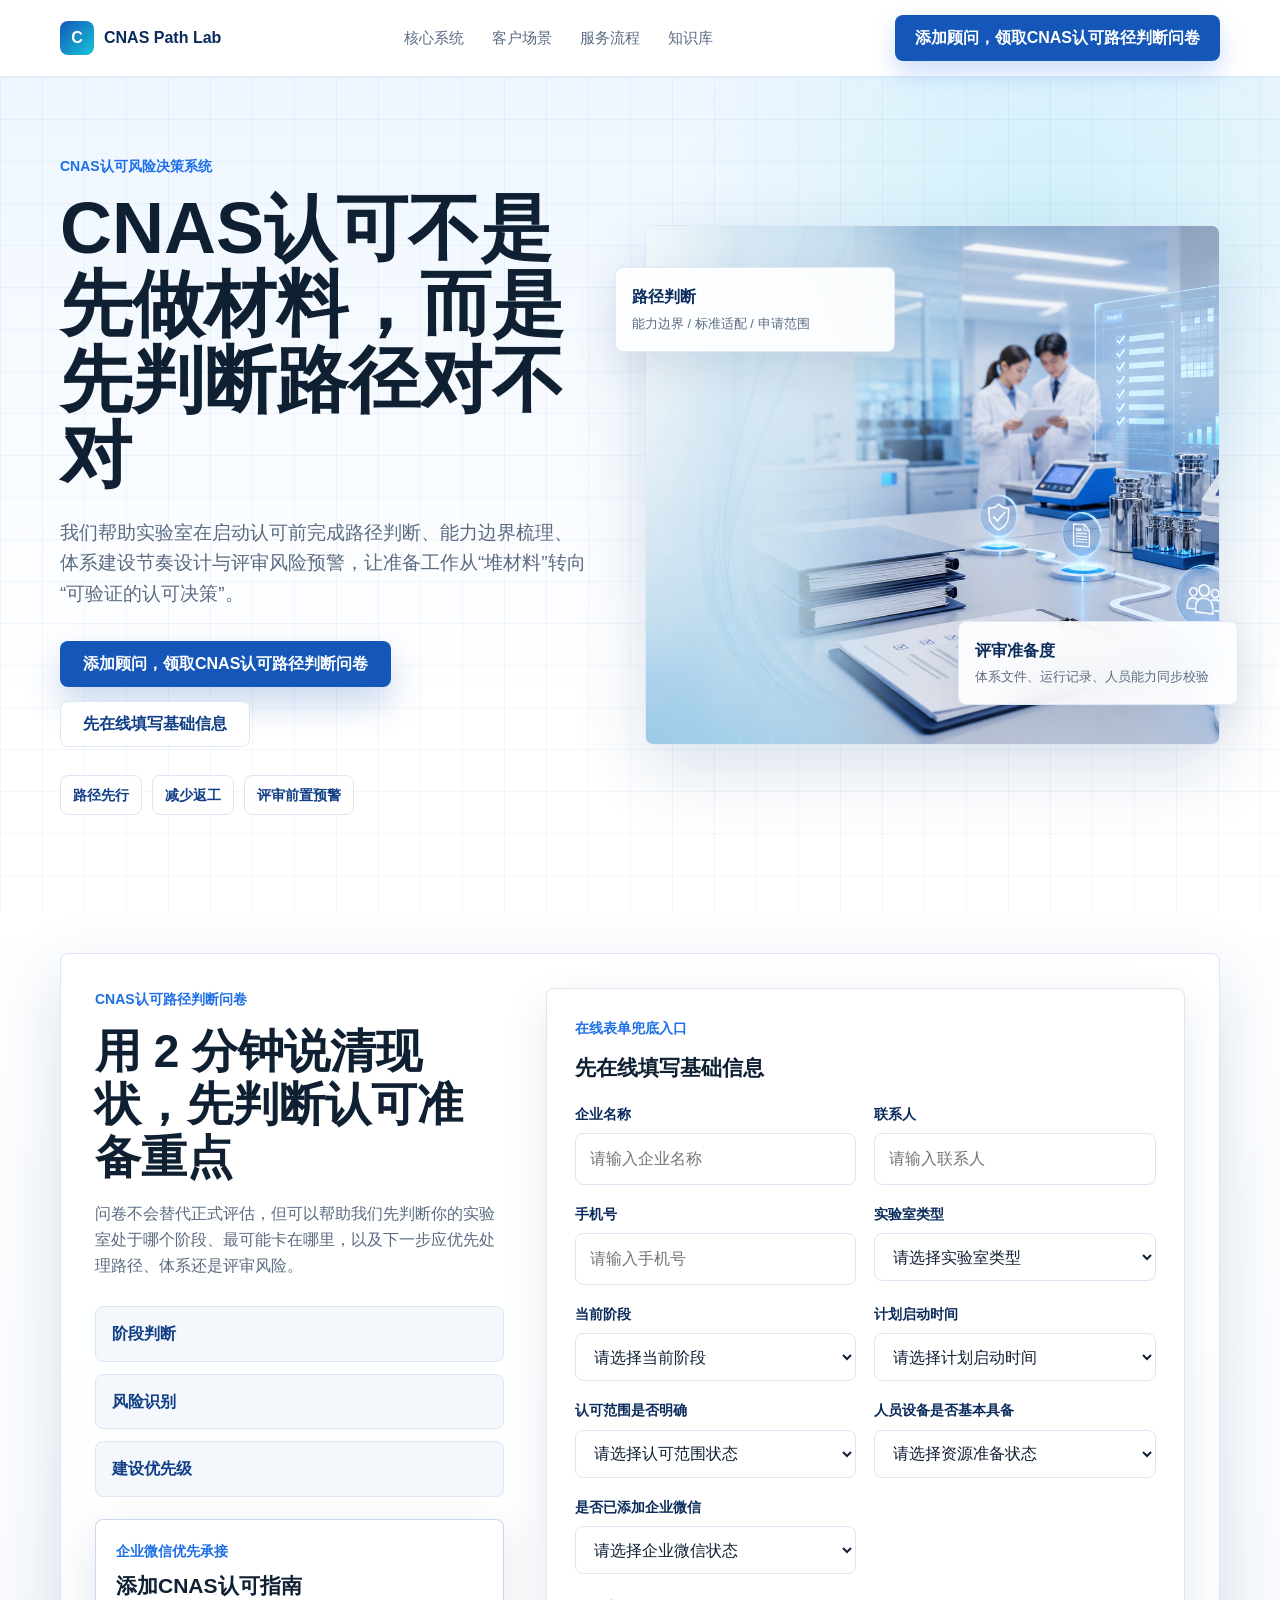
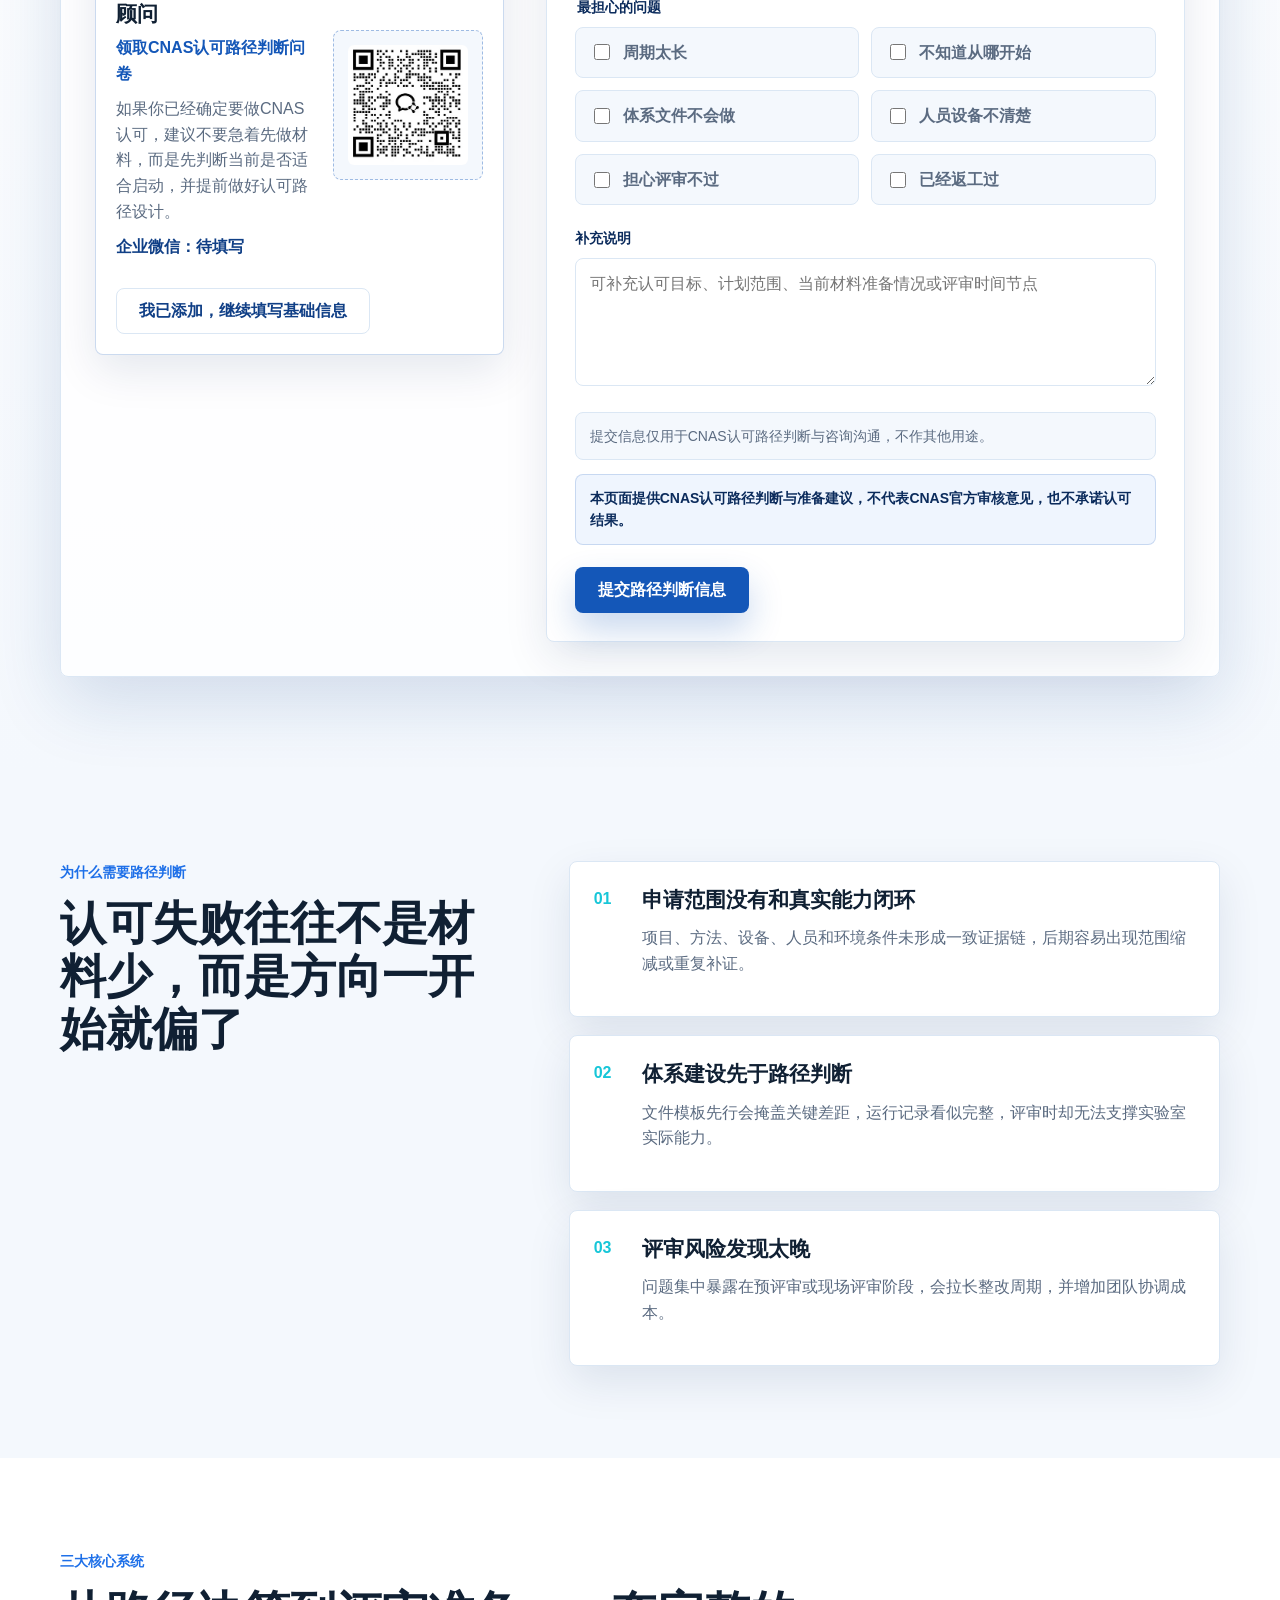
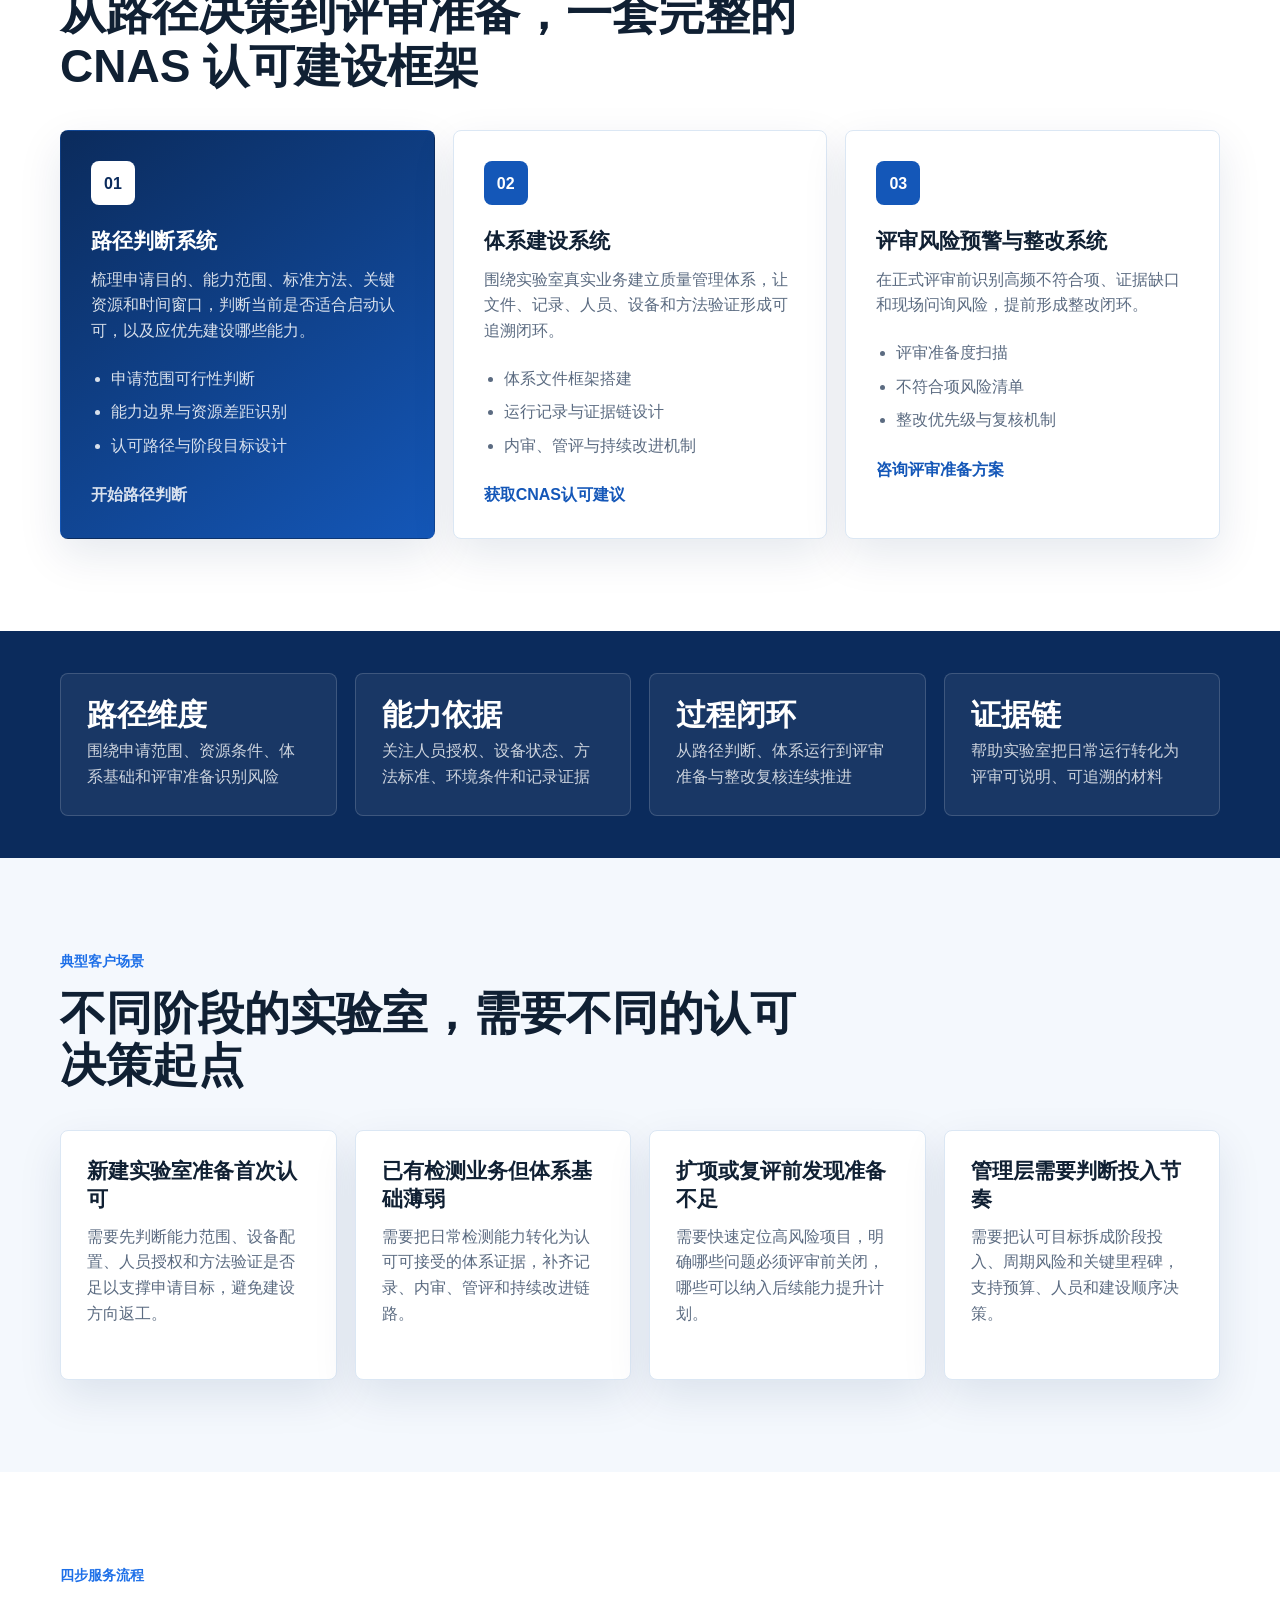
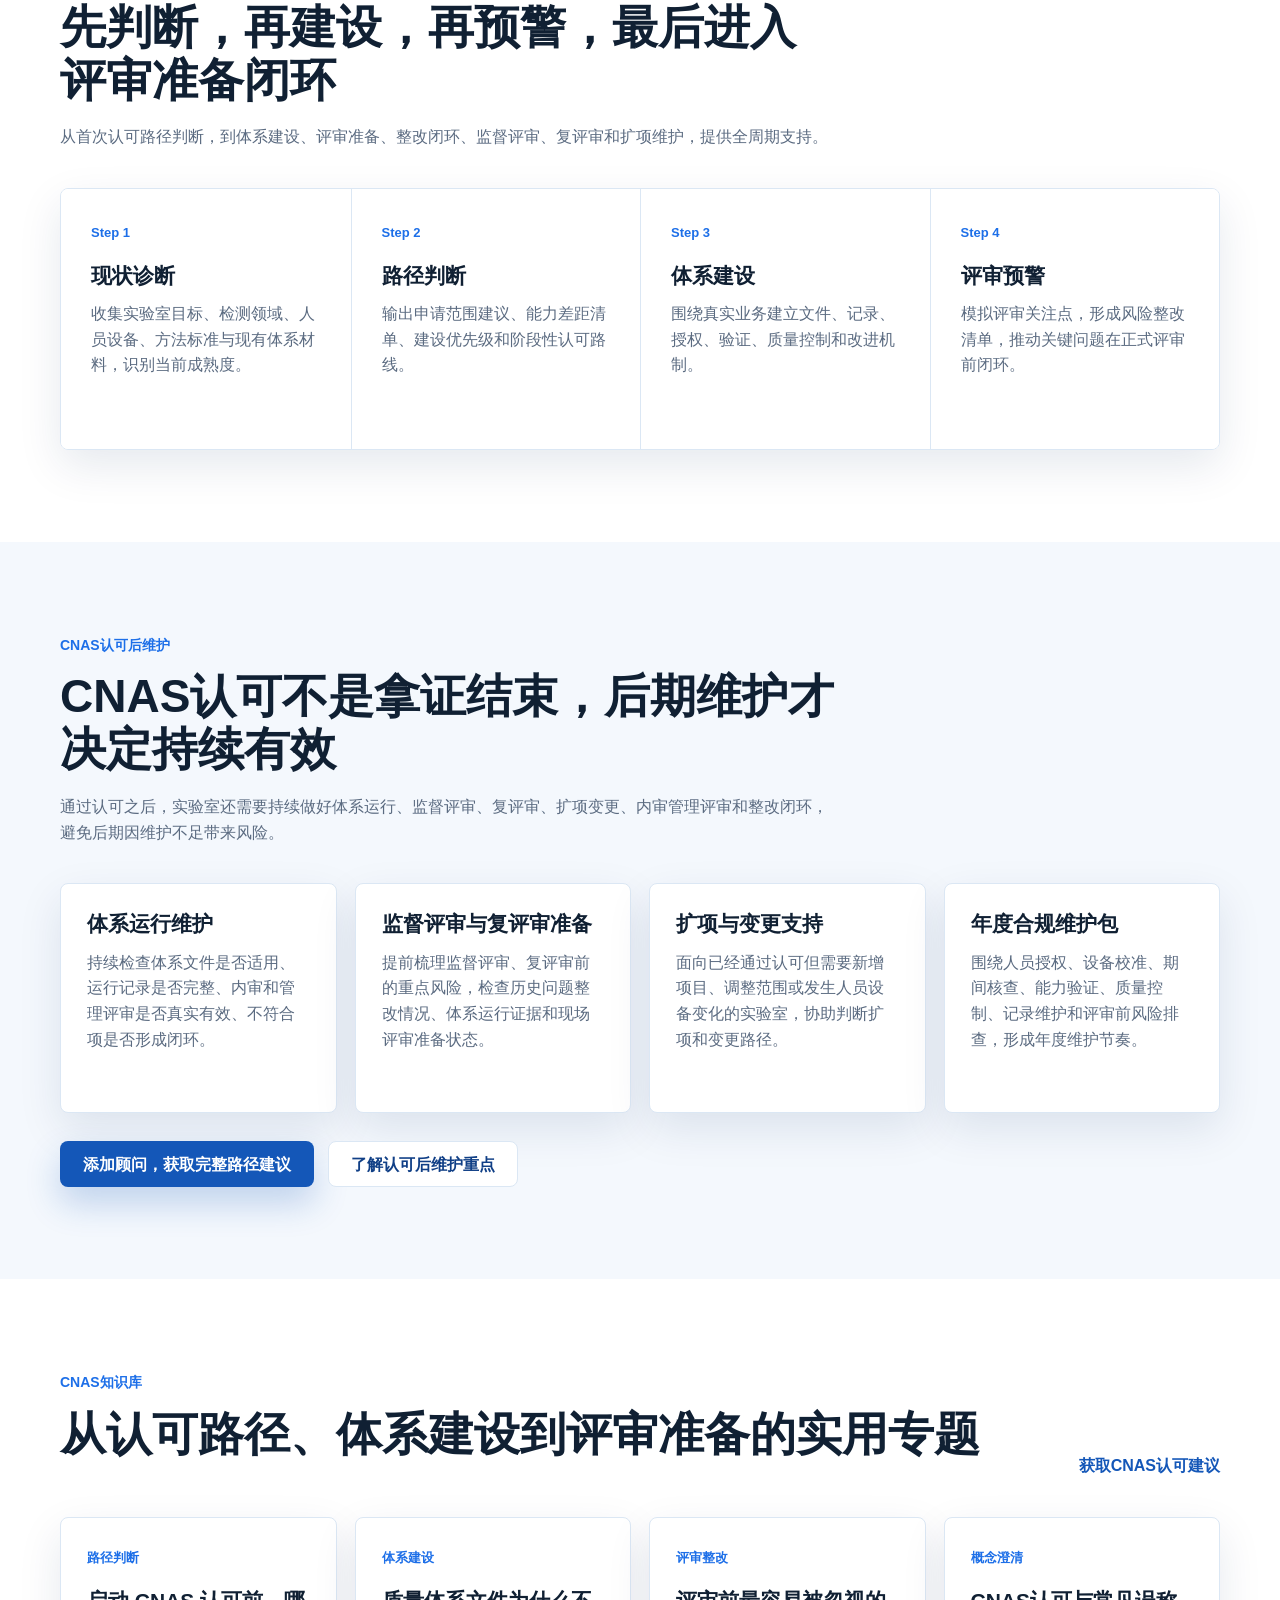
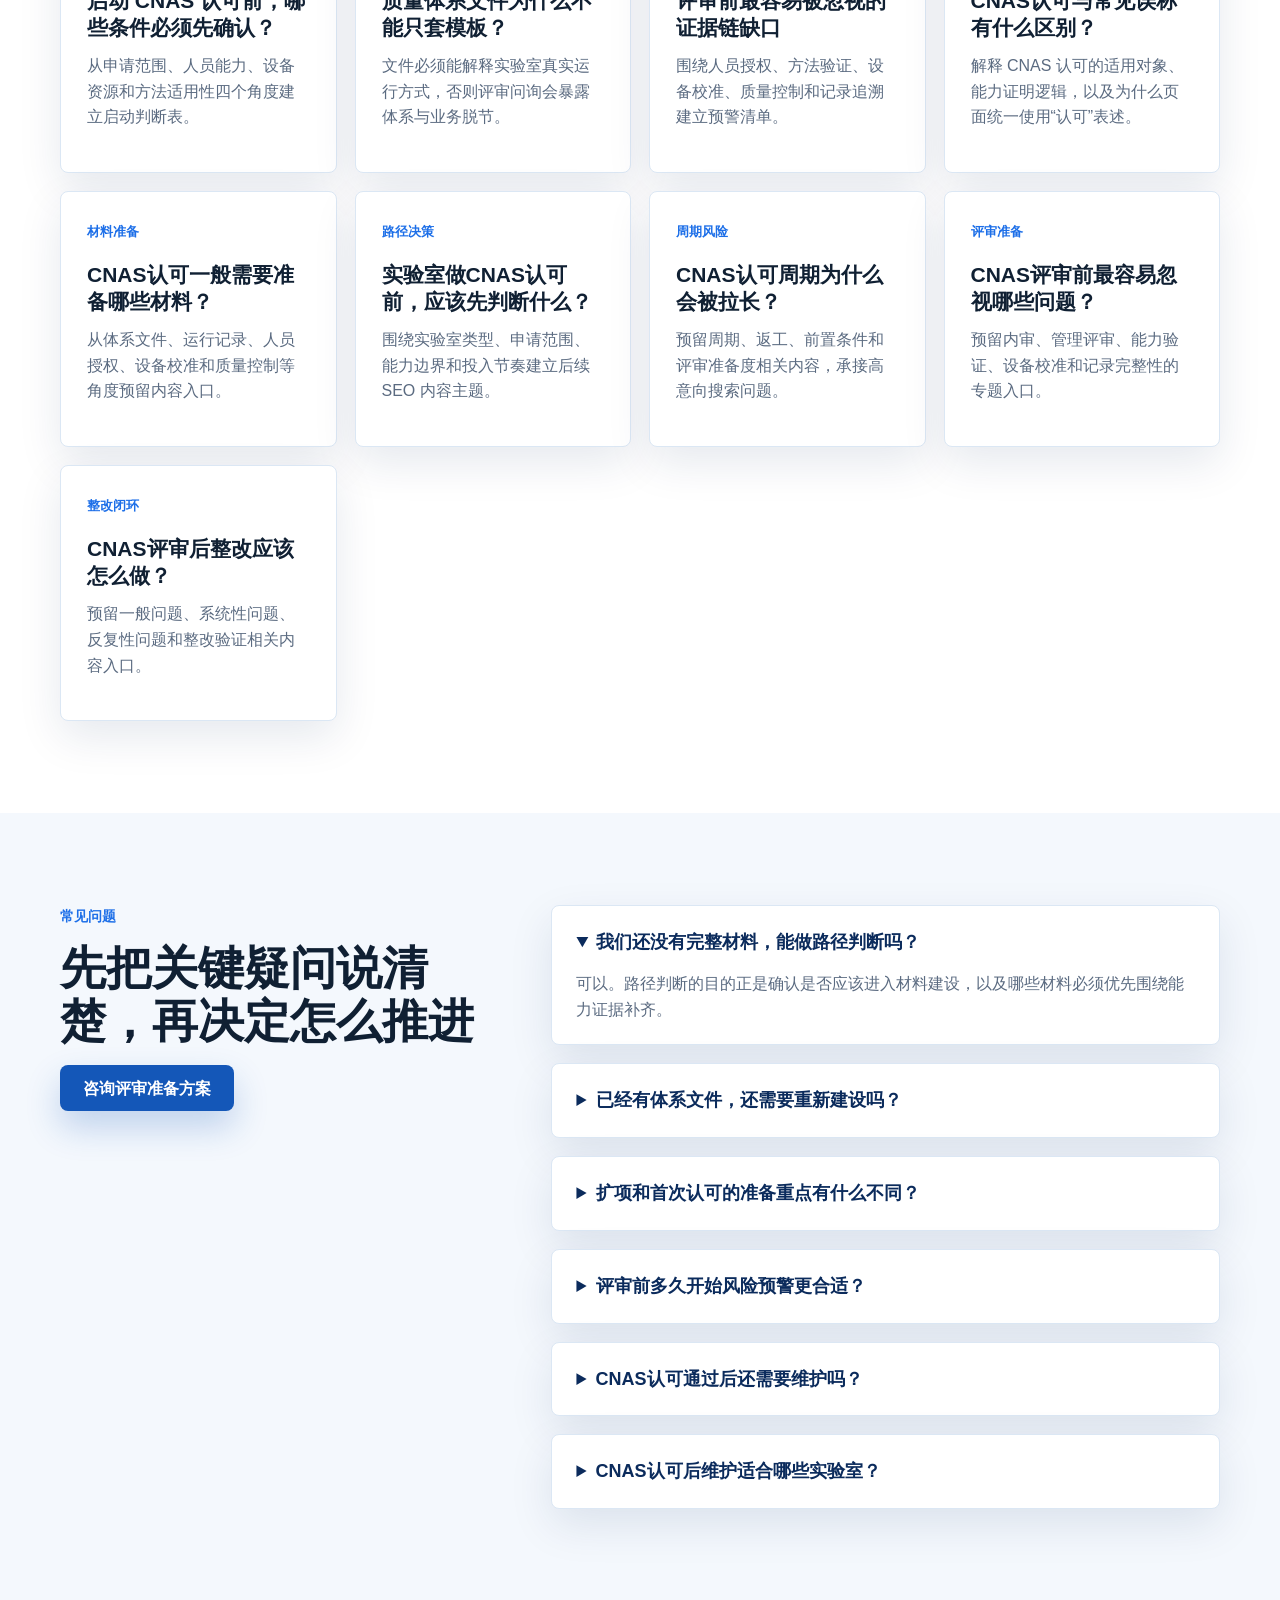
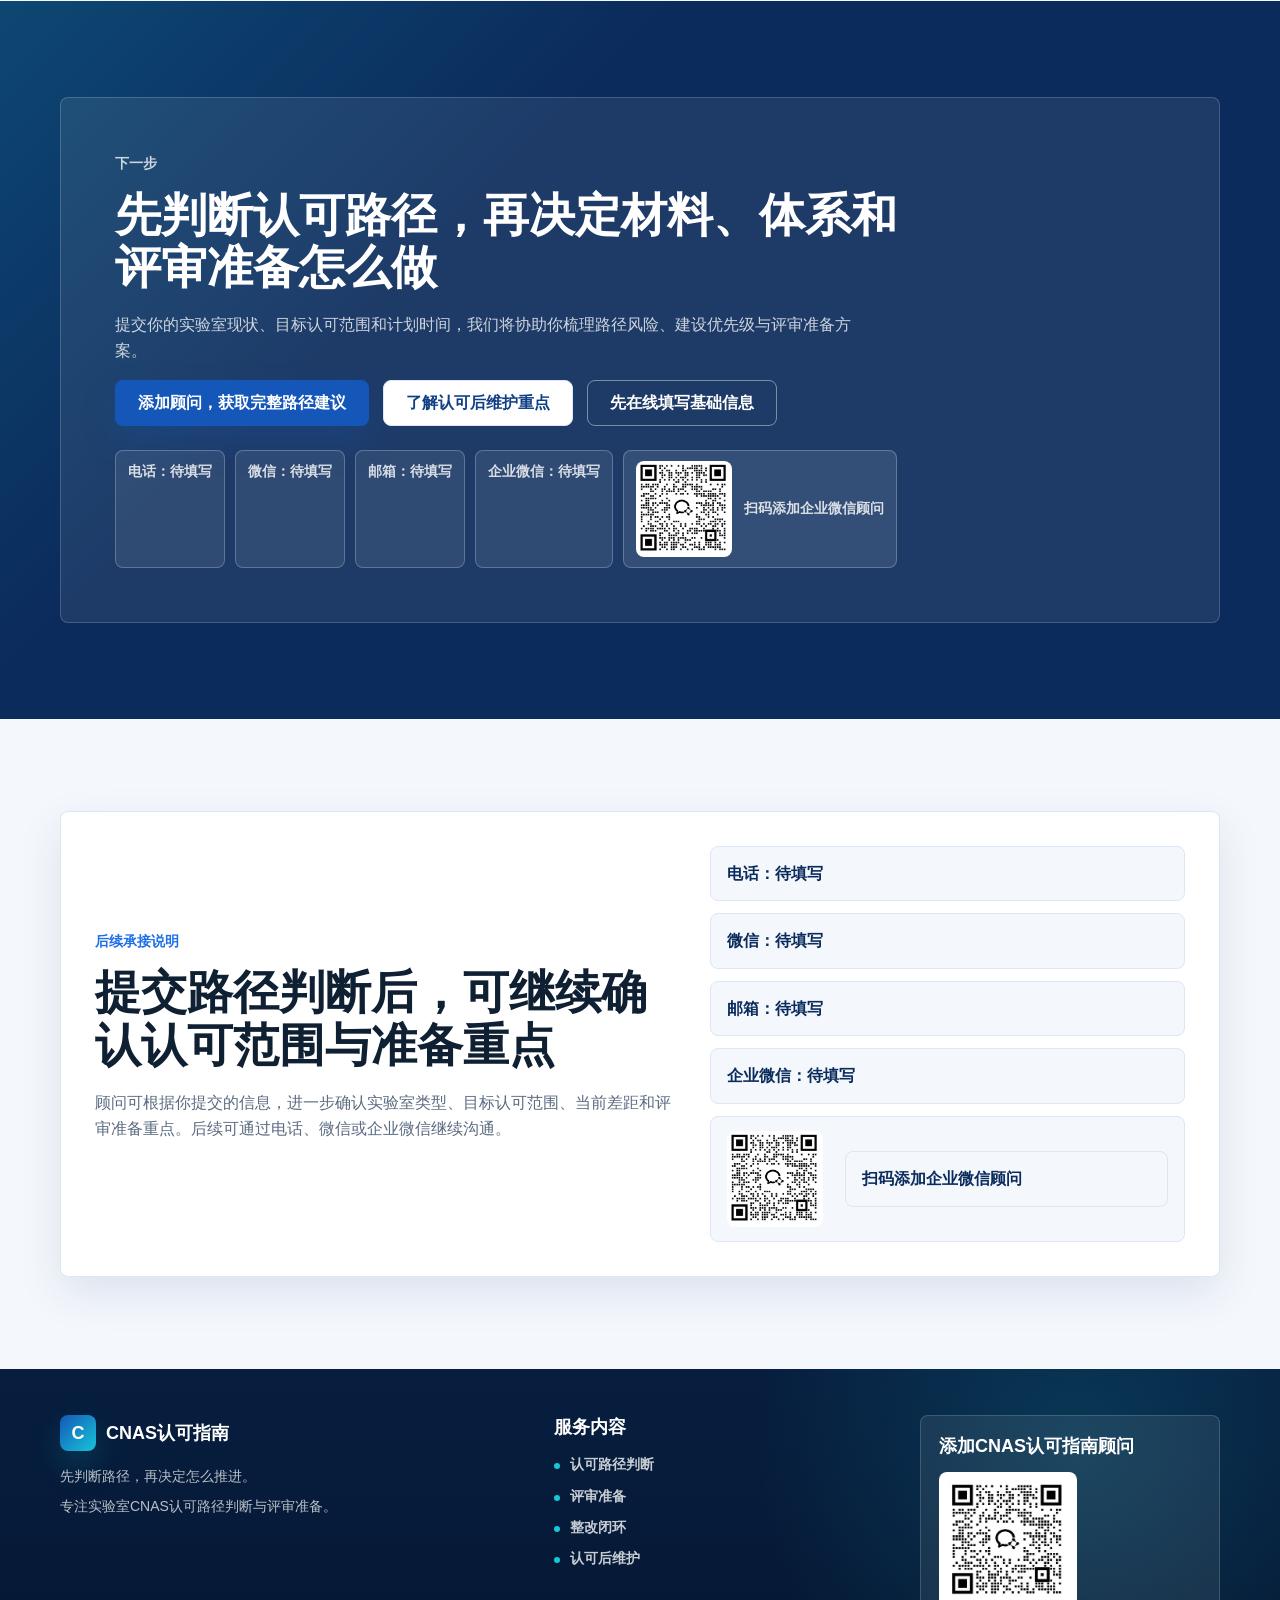
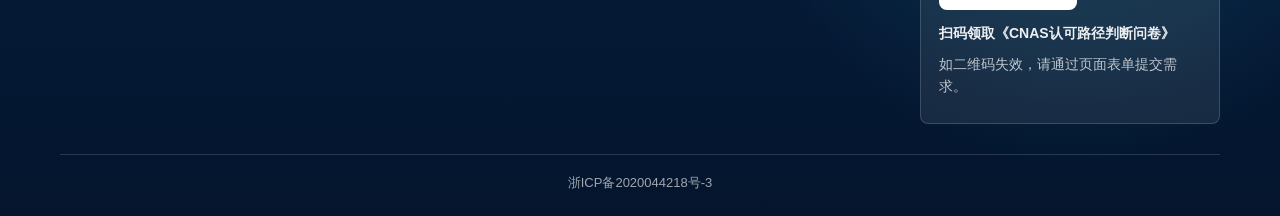
<file: index.html>
<!--
文件说明：该文件实现 CNAS 认可路径判断与实验室建设解决方案首页。
功能说明：负责组织首页信息结构、转化路径、模块内容和可访问的页面语义。

结构概览：
  第一部分：页面元信息与资源引用
  第二部分：首屏路径判断转化区
  第三部分：风险判断、三大系统、数据背书与场景模块
  第四部分：服务流程、知识库、FAQ 与底部转化区
-->
<!DOCTYPE html>
<html lang="zh-CN">
  <head>
    <meta charset="UTF-8" />
    <meta name="viewport" content="width=device-width, initial-scale=1.0" />
    <title>CNAS认可路径判断_CNAS实验室建设与评审准备解决方案</title>
    <meta
      name="description"
      content="面向检测实验室、校准实验室、企业内检实验室，提供CNAS认可路径判断、实验室体系建设、评审准备与整改陪跑服务。"
    />
    <meta name="robots" content="index,follow" />
    <meta name="theme-color" content="#1457b8" />
    <meta property="og:title" content="CNAS认可路径判断_CNAS实验室建设与评审准备解决方案" />
    <meta
      property="og:description"
      content="面向检测实验室、校准实验室、企业内检实验室，提供CNAS认可路径判断、实验室体系建设、评审准备与整改陪跑服务。"
    />
    <meta property="og:type" content="website" />
    <link rel="manifest" href="./site.webmanifest" />
    <link rel="stylesheet" href="./styles.css" />
  </head>
  <body>
    <!-- ========== 第一部分：顶部导航与首屏转化 ==========
      为什么这样做：首屏先建立“先判断路径”的核心认知，再给出强 CTA，避免用户直接进入材料准备误区。
    -->
    <header class="site-header">
      <nav class="nav shell" aria-label="主导航">
        <a class="brand" href="#hero" aria-label="CNAS认可路径判断首页">
          <span class="brand-mark">C</span>
          <span>CNAS Path Lab</span>
        </a>
        <div class="nav-links">
          <a href="#systems">核心系统</a>
          <a href="#scenarios">客户场景</a>
          <a href="#process">服务流程</a>
          <a href="#knowledge">知识库</a>
        </div>
        <a class="nav-cta" href="#wecom-capture">添加顾问，领取CNAS认可路径判断问卷</a>
      </nav>
    </header>

    <main>
      <section class="hero" id="hero">
        <div class="hero-grid shell">
          <div class="hero-copy">
            <p class="eyebrow">CNAS认可风险决策系统</p>
            <h1>CNAS认可不是先做材料，而是先判断路径对不对</h1>
            <p class="hero-lede">
              我们帮助实验室在启动认可前完成路径判断、能力边界梳理、体系建设节奏设计与评审风险预警，让准备工作从“堆材料”转向“可验证的认可决策”。
            </p>
            <div class="hero-actions">
              <a class="btn btn-primary" href="#wecom-capture">添加顾问，领取CNAS认可路径判断问卷</a>
              <a class="btn btn-secondary" href="#assessment">先在线填写基础信息</a>
            </div>
            <div class="hero-proof" aria-label="关键价值">
              <span>路径先行</span>
              <span>减少返工</span>
              <span>评审前置预警</span>
            </div>
          </div>
          <div class="hero-visual" aria-label="实验室认可风险决策示意图">
            <img
              src="./assets/cnas-risk-dashboard-hero.png"
              alt="现代实验室与认可风险决策看板"
            />
            <div class="floating-panel panel-a">
              <strong>路径判断</strong>
              <span>能力边界 / 标准适配 / 申请范围</span>
            </div>
            <div class="floating-panel panel-b">
              <strong>评审准备度</strong>
              <span>体系文件、运行记录、人员能力同步校验</span>
            </div>
          </div>
        </div>
      </section>

      <!-- ========== 第二部分：路径判断问卷 ==========
        为什么这样做：把首屏兴趣直接承接为可填写的诊断入口，让首页从展示型页面升级为线索收集型页面。
      -->
      <section class="section assessment-section" id="assessment">
        <div class="shell assessment-layout">
          <div class="assessment-copy">
            <p class="eyebrow">CNAS认可路径判断问卷</p>
            <h2>用 2 分钟说清现状，先判断认可准备重点</h2>
            <p>
              问卷不会替代正式评估，但可以帮助我们先判断你的实验室处于哪个阶段、最可能卡在哪里，以及下一步应优先处理路径、体系还是评审风险。
            </p>
            <div class="assessment-points" aria-label="问卷输出方向">
              <span>阶段判断</span>
              <span>风险识别</span>
              <span>建设优先级</span>
            </div>
            <article class="wecom-card" id="wecom-capture">
              <div>
                <p class="eyebrow">企业微信优先承接</p>
                <h3>添加CNAS认可指南顾问</h3>
                <p class="wecom-subtitle">领取CNAS认可路径判断问卷</p>
                <p>
                  如果你已经确定要做CNAS认可，建议不要急着先做材料，而是先判断当前是否适合启动，并提前做好认可路径设计。
                </p>
                <p class="wecom-contact" id="wecomContactText">企业微信：待填写</p>
              </div>
              <div class="wecom-qr" id="wecomQrBox" aria-label="企业微信二维码占位">
                <img src="./assets/wecom-qr-placeholder.png" alt="企业微信二维码占位图" />
                <small>真实二维码上线前替换</small>
              </div>
              <a class="btn btn-secondary wecom-confirm" href="#assessment">我已添加，继续填写基础信息</a>
            </article>
          </div>

          <form class="assessment-form" id="pathAssessmentForm">
            <div class="form-heading">
              <p class="eyebrow">在线表单兜底入口</p>
              <h3>先在线填写基础信息</h3>
            </div>
            <div class="form-grid">
              <label>
                <span>企业名称</span>
                <input type="text" name="company" placeholder="请输入企业名称" required />
              </label>
              <label>
                <span>联系人</span>
                <input type="text" name="contact" placeholder="请输入联系人" required />
              </label>
              <label>
                <span>手机号</span>
                <input
                  type="tel"
                  name="phone"
                  placeholder="请输入手机号"
                  inputmode="tel"
                  required
                />
              </label>
              <label>
                <span>实验室类型</span>
                <select name="labType" required>
                  <option value="">请选择实验室类型</option>
                  <option>检测实验室</option>
                  <option>校准实验室</option>
                  <option>企业内检实验室</option>
                  <option>暂不确定</option>
                </select>
              </label>
              <label>
                <span>当前阶段</span>
                <select name="stage" required>
                  <option value="">请选择当前阶段</option>
                  <option>刚开始了解</option>
                  <option>已准备建设</option>
                  <option>已做体系文件</option>
                  <option>准备申请</option>
                  <option>评审后整改</option>
                </select>
              </label>
              <label>
                <span>计划启动时间</span>
                <select name="timeline" required>
                  <option value="">请选择计划启动时间</option>
                  <option>立即启动</option>
                  <option>1个月内</option>
                  <option>3个月内</option>
                  <option>只是先了解</option>
                </select>
              </label>
              <label>
                <span>认可范围是否明确</span>
                <select name="scopeClarity" required>
                  <option value="">请选择认可范围状态</option>
                  <option>已明确</option>
                  <option>大致明确</option>
                  <option>还不清楚</option>
                </select>
              </label>
              <label>
                <span>人员设备是否基本具备</span>
                <select name="resourceReadiness" required>
                  <option value="">请选择资源准备状态</option>
                  <option>基本具备</option>
                  <option>部分具备</option>
                  <option>不确定</option>
                  <option>明显不足</option>
                </select>
              </label>
              <label>
                <span>是否已添加企业微信</span>
                <select name="wecomAdded" required>
                  <option value="">请选择企业微信状态</option>
                  <option>是</option>
                  <option>否</option>
                </select>
              </label>
            </div>

            <fieldset>
              <legend>最担心的问题</legend>
              <div class="choice-grid">
                <label><input type="checkbox" name="concern" value="周期太长" />周期太长</label>
                <label><input type="checkbox" name="concern" value="不知道从哪开始" />不知道从哪开始</label>
                <label><input type="checkbox" name="concern" value="体系文件不会做" />体系文件不会做</label>
                <label><input type="checkbox" name="concern" value="人员设备不清楚" />人员设备不清楚</label>
                <label><input type="checkbox" name="concern" value="担心评审不过" />担心评审不过</label>
                <label><input type="checkbox" name="concern" value="已经返工过" />已经返工过</label>
              </div>
            </fieldset>

            <label class="full-field">
              <span>补充说明</span>
              <textarea
                name="notes"
                rows="4"
                placeholder="可补充认可目标、计划范围、当前材料准备情况或评审时间节点"
              ></textarea>
            </label>

            <p class="privacy-note">提交信息仅用于CNAS认可路径判断与咨询沟通，不作其他用途。</p>
            <p class="risk-disclaimer">
              本页面提供CNAS认可路径判断与准备建议，不代表CNAS官方审核意见，也不承诺认可结果。
            </p>
            <button class="btn btn-primary form-submit" type="submit">提交路径判断信息</button>
            <p class="form-message" id="assessmentMessage" role="status" aria-live="polite"></p>
            <article class="assessment-result" id="assessmentResult" aria-live="polite">
              <div class="result-heading">
                <p class="eyebrow">初步路径判断结果</p>
                <h3>根据你填写的信息，先给出一个准备重点方向</h3>
              </div>
              <div class="result-grade" id="resultGradeBox">
                <span id="resultGrade">-</span>
                <div>
                  <strong id="resultGradeTitle">等待生成诊断等级</strong>
                  <p id="resultGradeDescription">提交问卷后，将根据阶段、范围、资源和风险项生成 A/B/C 初步等级。</p>
                </div>
              </div>
              <div class="result-grid">
                <section>
                  <span>当前判断</span>
                  <p id="resultCurrent"></p>
                </section>
                <section>
                  <span>主要风险</span>
                  <p id="resultRisk"></p>
                </section>
                <section>
                  <span>建议优先动作</span>
                  <p id="resultAction"></p>
                </section>
                <section>
                  <span>下一步建议</span>
                  <p id="resultNext"></p>
                </section>
              </div>
              <div class="result-next-actions">
                <span>提交后下一步动作</span>
                <ul>
                  <li>保存当前判断，作为内部讨论认可路径的初步依据。</li>
                  <li>补充联系方式，便于后续确认实验室类型、认可范围和当前差距。</li>
                  <li>获取完整路径建议，进一步梳理准备重点和评审前风险。</li>
                </ul>
              </div>
              <a class="btn btn-secondary result-cta" href="#wecom-capture">添加顾问，获取完整路径建议</a>
            </article>
          </form>
        </div>
      </section>

      <!-- ========== 第二部分：路径判断必要性 ==========
        为什么这样做：先解释错误路径的代价，再承接到解决方案，符合高决策成本服务的转化节奏。
      -->
      <section class="section risk-section" id="why">
        <div class="shell two-column">
          <div>
            <p class="eyebrow">为什么需要路径判断</p>
            <h2>认可失败往往不是材料少，而是方向一开始就偏了</h2>
          </div>
          <div class="risk-list">
            <article>
              <span>01</span>
              <h3>申请范围没有和真实能力闭环</h3>
              <p>项目、方法、设备、人员和环境条件未形成一致证据链，后期容易出现范围缩减或重复补证。</p>
            </article>
            <article>
              <span>02</span>
              <h3>体系建设先于路径判断</h3>
              <p>文件模板先行会掩盖关键差距，运行记录看似完整，评审时却无法支撑实验室实际能力。</p>
            </article>
            <article>
              <span>03</span>
              <h3>评审风险发现太晚</h3>
              <p>问题集中暴露在预评审或现场评审阶段，会拉长整改周期，并增加团队协调成本。</p>
            </article>
          </div>
        </div>
      </section>

      <!-- ========== 第三部分：三大核心系统 ==========
        为什么这样做：把服务从“咨询事项”拆成三个可理解系统，帮助客户快速判断自己需要哪一段能力。
      -->
      <section class="section systems-section" id="systems">
        <div class="shell">
          <div class="section-heading">
            <p class="eyebrow">三大核心系统</p>
            <h2>从路径决策到评审准备，一套完整的 CNAS 认可建设框架</h2>
          </div>
          <div class="system-grid">
            <article class="system-card featured">
              <div class="icon">01</div>
              <h3>路径判断系统</h3>
              <p>梳理申请目的、能力范围、标准方法、关键资源和时间窗口，判断当前是否适合启动认可，以及应优先建设哪些能力。</p>
              <ul>
                <li>申请范围可行性判断</li>
                <li>能力边界与资源差距识别</li>
                <li>认可路径与阶段目标设计</li>
              </ul>
              <a href="#assessment">开始路径判断</a>
            </article>
            <article class="system-card">
              <div class="icon">02</div>
              <h3>体系建设系统</h3>
              <p>围绕实验室真实业务建立质量管理体系，让文件、记录、人员、设备和方法验证形成可追溯闭环。</p>
              <ul>
                <li>体系文件框架搭建</li>
                <li>运行记录与证据链设计</li>
                <li>内审、管评与持续改进机制</li>
              </ul>
              <a href="#assessment">获取CNAS认可建议</a>
            </article>
            <article class="system-card">
              <div class="icon">03</div>
              <h3>评审风险预警与整改系统</h3>
              <p>在正式评审前识别高频不符合项、证据缺口和现场问询风险，提前形成整改闭环。</p>
              <ul>
                <li>评审准备度扫描</li>
                <li>不符合项风险清单</li>
                <li>整改优先级与复核机制</li>
              </ul>
              <a href="#assessment">咨询评审准备方案</a>
            </article>
          </div>
        </div>
      </section>

      <!-- ========== 第四部分：关键依据背书 ==========
        为什么这样做：上线前不使用无法核实的数字背书，改用可解释的能力依据，避免空泛承诺。
      -->
      <section class="metrics-band" aria-label="关键依据背书">
        <div class="shell metrics-grid">
          <div>
            <strong>路径维度</strong>
            <span>围绕申请范围、资源条件、体系基础和评审准备识别风险</span>
          </div>
          <div>
            <strong>能力依据</strong>
            <span>关注人员授权、设备状态、方法标准、环境条件和记录证据</span>
          </div>
          <div>
            <strong>过程闭环</strong>
            <span>从路径判断、体系运行到评审准备与整改复核连续推进</span>
          </div>
          <div>
            <strong>证据链</strong>
            <span>帮助实验室把日常运行转化为评审可说明、可追溯的材料</span>
          </div>
        </div>
      </section>

      <!-- ========== 第五部分：典型客户场景 ==========
        为什么这样做：用场景化入口替代泛泛介绍，让不同成熟度实验室都能找到自己所在的问题位置。
      -->
      <section class="section scenario-section" id="scenarios">
        <div class="shell">
          <div class="section-heading">
            <p class="eyebrow">典型客户场景</p>
            <h2>不同阶段的实验室，需要不同的认可决策起点</h2>
          </div>
          <div class="scenario-grid">
            <article>
              <h3>新建实验室准备首次认可</h3>
              <p>需要先判断能力范围、设备配置、人员授权和方法验证是否足以支撑申请目标，避免建设方向返工。</p>
            </article>
            <article>
              <h3>已有检测业务但体系基础薄弱</h3>
              <p>需要把日常检测能力转化为认可可接受的体系证据，补齐记录、内审、管评和持续改进链路。</p>
            </article>
            <article>
              <h3>扩项或复评前发现准备不足</h3>
              <p>需要快速定位高风险项目，明确哪些问题必须评审前关闭，哪些可以纳入后续能力提升计划。</p>
            </article>
            <article>
              <h3>管理层需要判断投入节奏</h3>
              <p>需要把认可目标拆成阶段投入、周期风险和关键里程碑，支持预算、人员和建设顺序决策。</p>
            </article>
          </div>
        </div>
      </section>

      <!-- ========== 第六部分：四步服务流程 ==========
        为什么这样做：高客单咨询需要把服务过程透明化，降低用户咨询前的不确定感。
      -->
      <section class="section process-section" id="process">
        <div class="shell">
          <div class="section-heading">
            <p class="eyebrow">四步服务流程</p>
            <h2>先判断，再建设，再预警，最后进入评审准备闭环</h2>
            <p>从首次认可路径判断，到体系建设、评审准备、整改闭环、监督评审、复评审和扩项维护，提供全周期支持。</p>
          </div>
          <div class="process-line">
            <article>
              <span>Step 1</span>
              <h3>现状诊断</h3>
              <p>收集实验室目标、检测领域、人员设备、方法标准与现有体系材料，识别当前成熟度。</p>
            </article>
            <article>
              <span>Step 2</span>
              <h3>路径判断</h3>
              <p>输出申请范围建议、能力差距清单、建设优先级和阶段性认可路线。</p>
            </article>
            <article>
              <span>Step 3</span>
              <h3>体系建设</h3>
              <p>围绕真实业务建立文件、记录、授权、验证、质量控制和改进机制。</p>
            </article>
            <article>
              <span>Step 4</span>
              <h3>评审预警</h3>
              <p>模拟评审关注点，形成风险整改清单，推动关键问题在正式评审前闭环。</p>
            </article>
          </div>
        </div>
      </section>

      <!-- ========== 第七部分：认可后维护 ==========
        为什么这样做：维护内容放在中后段，补齐全周期表达，但不抢首屏路径判断主线。
      -->
      <section class="section maintenance-section" id="maintenance">
        <div class="shell">
          <div class="section-heading">
            <p class="eyebrow">CNAS认可后维护</p>
            <h2>CNAS认可不是拿证结束，后期维护才决定持续有效</h2>
            <p>
              通过认可之后，实验室还需要持续做好体系运行、监督评审、复评审、扩项变更、内审管理评审和整改闭环，避免后期因维护不足带来风险。
            </p>
          </div>
          <div class="maintenance-grid">
            <article>
              <h3>体系运行维护</h3>
              <p>持续检查体系文件是否适用、运行记录是否完整、内审和管理评审是否真实有效、不符合项是否形成闭环。</p>
            </article>
            <article>
              <h3>监督评审与复评审准备</h3>
              <p>提前梳理监督评审、复评审前的重点风险，检查历史问题整改情况、体系运行证据和现场评审准备状态。</p>
            </article>
            <article>
              <h3>扩项与变更支持</h3>
              <p>面向已经通过认可但需要新增项目、调整范围或发生人员设备变化的实验室，协助判断扩项和变更路径。</p>
            </article>
            <article>
              <h3>年度合规维护包</h3>
              <p>围绕人员授权、设备校准、期间核查、能力验证、质量控制、记录维护和评审前风险排查，形成年度维护节奏。</p>
            </article>
          </div>
          <div class="maintenance-actions">
            <a class="btn btn-primary" href="#wecom-capture">添加顾问，获取完整路径建议</a>
            <a class="btn btn-secondary" href="#maintenance">了解认可后维护重点</a>
          </div>
        </div>
      </section>

      <!-- ========== 第八部分：知识库 ==========
        为什么这样做：知识库承接中低意向用户，让首页不仅促咨询，也能提供继续了解的内容入口。
      -->
      <section class="section knowledge-section" id="knowledge">
        <div class="shell">
          <div class="section-heading split-heading">
            <div>
              <p class="eyebrow">CNAS知识库</p>
              <h2>从认可路径、体系建设到评审准备的实用专题</h2>
            </div>
            <a class="text-link" href="#assessment">获取CNAS认可建议</a>
          </div>
          <div class="knowledge-grid">
            <article>
              <span>路径判断</span>
              <h3>启动 CNAS 认可前，哪些条件必须先确认？</h3>
              <p>从申请范围、人员能力、设备资源和方法适用性四个角度建立启动判断表。</p>
            </article>
            <article>
              <span>体系建设</span>
              <h3>质量体系文件为什么不能只套模板？</h3>
              <p>文件必须能解释实验室真实运行方式，否则评审问询会暴露体系与业务脱节。</p>
            </article>
            <article>
              <span>评审整改</span>
              <h3>评审前最容易被忽视的证据链缺口</h3>
              <p>围绕人员授权、方法验证、设备校准、质量控制和记录追溯建立预警清单。</p>
            </article>
            <article>
              <span>概念澄清</span>
              <h3><a href="#assessment">CNAS认可与常见误称有什么区别？</a></h3>
              <p>解释 CNAS 认可的适用对象、能力证明逻辑，以及为什么页面统一使用“认可”表述。</p>
            </article>
            <article>
              <span>材料准备</span>
              <h3><a href="#assessment">CNAS认可一般需要准备哪些材料？</a></h3>
              <p>从体系文件、运行记录、人员授权、设备校准和质量控制等角度预留内容入口。</p>
            </article>
            <article>
              <span>路径决策</span>
              <h3><a href="#assessment">实验室做CNAS认可前，应该先判断什么？</a></h3>
              <p>围绕实验室类型、申请范围、能力边界和投入节奏建立后续 SEO 内容主题。</p>
            </article>
            <article>
              <span>周期风险</span>
              <h3><a href="#assessment">CNAS认可周期为什么会被拉长？</a></h3>
              <p>预留周期、返工、前置条件和评审准备度相关内容，承接高意向搜索问题。</p>
            </article>
            <article>
              <span>评审准备</span>
              <h3><a href="#assessment">CNAS评审前最容易忽视哪些问题？</a></h3>
              <p>预留内审、管理评审、能力验证、设备校准和记录完整性的专题入口。</p>
            </article>
            <article>
              <span>整改闭环</span>
              <h3><a href="#assessment">CNAS评审后整改应该怎么做？</a></h3>
              <p>预留一般问题、系统性问题、反复性问题和整改验证相关内容入口。</p>
            </article>
          </div>
        </div>
      </section>

      <!-- ========== 第九部分：常见问题 ==========
        为什么这样做：FAQ 处理咨询前阻力，把“是否现在开始”“是否必须全套建设”等疑虑前置回答。
      -->
      <section class="section faq-section" id="faq">
        <div class="shell faq-layout">
          <div>
            <p class="eyebrow">常见问题</p>
            <h2>先把关键疑问说清楚，再决定怎么推进</h2>
            <a class="btn btn-primary" href="#assessment">咨询评审准备方案</a>
          </div>
          <div class="faq-list">
            <details open>
              <summary>我们还没有完整材料，能做路径判断吗？</summary>
              <p>可以。路径判断的目的正是确认是否应该进入材料建设，以及哪些材料必须优先围绕能力证据补齐。</p>
            </details>
            <details>
              <summary>已经有体系文件，还需要重新建设吗？</summary>
              <p>不一定。我们会先判断文件是否能支撑实际检测活动和评审证据链，优先修正脱节部分，而不是推倒重来。</p>
            </details>
            <details>
              <summary>扩项和首次认可的准备重点有什么不同？</summary>
              <p>扩项更关注新增能力与现有体系的衔接，首次认可更关注基础体系是否完整运行，两者的风险清单不同。</p>
            </details>
            <details>
              <summary>评审前多久开始风险预警更合适？</summary>
              <p>越早越好。若已经接近评审窗口，应优先扫描高风险不符合项和关键证据缺口，先保证评审准备度。</p>
            </details>
            <details>
              <summary>CNAS认可通过后还需要维护吗？</summary>
              <p>需要。CNAS认可不是拿证结束，实验室后续仍需持续做好体系运行、人员设备管理、内审、管理评审、能力验证、监督评审、复评审和整改闭环等工作。</p>
            </details>
            <details>
              <summary>CNAS认可后维护适合哪些实验室？</summary>
              <p>适合已经通过CNAS认可、准备监督评审或复评审、计划扩项变更、体系运行记录不够稳定，或曾经出现整改问题的实验室。</p>
            </details>
          </div>
        </div>
      </section>

      <!-- ========== 第十部分：底部咨询转化 ==========
        为什么这样做：末屏把用户重新带回路径判断，用明确结果承诺促成咨询动作。
      -->
      <section class="final-cta" id="consult">
        <div class="shell final-cta-box">
          <p class="eyebrow">下一步</p>
          <h2>先判断认可路径，再决定材料、体系和评审准备怎么做</h2>
          <p>
            提交你的实验室现状、目标认可范围和计划时间，我们将协助你梳理路径风险、建设优先级与评审准备方案。
          </p>
          <div class="hero-actions">
            <a class="btn btn-primary" href="#wecom-capture">添加顾问，获取完整路径建议</a>
            <a class="btn btn-secondary" href="#maintenance">了解认可后维护重点</a>
            <a class="btn btn-ghost" href="#assessment">先在线填写基础信息</a>
          </div>
          <div class="contact-placeholders" aria-label="联系方式占位">
            <span>电话：待填写</span>
            <span>微信：待填写</span>
            <span>邮箱：待填写</span>
            <span>企业微信：待填写</span>
            <div class="bottom-wecom-card" aria-label="企业微信二维码">
              <img src="./assets/wecom-qr-placeholder.png" alt="企业微信顾问二维码" />
              <span>扫码添加企业微信顾问</span>
            </div>
          </div>
        </div>
      </section>

      <section class="section handoff-section" id="handoff">
        <div class="shell handoff-box">
          <div>
            <p class="eyebrow">后续承接说明</p>
            <h2>提交路径判断后，可继续确认认可范围与准备重点</h2>
            <p>
              顾问可根据你提交的信息，进一步确认实验室类型、目标认可范围、当前差距和评审准备重点。后续可通过电话、微信或企业微信继续沟通。
            </p>
          </div>
          <div class="handoff-contact" aria-label="私域承接联系方式">
            <span>电话：待填写</span>
            <span>微信：待填写</span>
            <span>邮箱：待填写</span>
            <span>企业微信：待填写</span>
            <div class="handoff-wecom-card" aria-label="企业微信二维码">
              <img src="./assets/wecom-qr-placeholder.png" alt="企业微信顾问二维码" />
              <span>扫码添加企业微信顾问</span>
            </div>
          </div>
        </div>
      </section>
    </main>

    <footer class="site-footer">
      <div class="shell footer-inner">
        <section class="footer-brand-block" aria-label="品牌信任">
          <div class="footer-brand-logo" aria-label="CNAS认可指南">
            <span class="footer-brand-mark">C</span>
            <span>CNAS认可指南</span>
          </div>
          <p>先判断路径，再决定怎么推进。</p>
          <p>专注实验室CNAS认可路径判断与评审准备。</p>
        </section>

        <section class="footer-service-block" aria-label="服务内容">
          <h2>服务内容</h2>
          <ul>
            <li>认可路径判断</li>
            <li>评审准备</li>
            <li>整改闭环</li>
            <li>认可后维护</li>
          </ul>
        </section>

        <section class="footer-wecom-block" aria-label="咨询承接">
          <h2>添加CNAS认可指南顾问</h2>
          <img src="./assets/wecom-qr-placeholder.png" alt="企业微信顾问二维码" />
          <p class="footer-wecom-title">扫码领取《CNAS认可路径判断问卷》</p>
          <p>如二维码失效，请通过页面表单提交需求。</p>
        </section>
      </div>
      <div class="shell footer-icp">
        <a href="https://beian.miit.gov.cn/" target="_blank" rel="noopener noreferrer">浙ICP备2020044218号-3</a>
      </div>
    </footer>

    <script src="./script.js"></script>
  </body>
</html>
</file>
<file: styles.css>
/*
文件说明：该文件实现 CNAS 认可解决方案首页的视觉样式。
功能说明：负责蓝白科技感、卡片式结构、响应式布局、CTA 与交互状态。

结构概览：
  第一部分：全局变量与基础样式
  第二部分：导航、首屏与通用组件
  第三部分：各业务模块布局
  第四部分：响应式适配
*/

/* ========== 第一部分：全局变量与基础样式 ==========
  为什么这样做：集中管理颜色和阴影，便于后续按品牌规范快速替换。
*/
:root {
  --blue-900: #0b2b5c;
  --blue-800: #103f86;
  --blue-700: #1457b8;
  --blue-600: #1d6fe8;
  --cyan-500: #17c6d8;
  --ink: #102033;
  --muted: #5b6b81;
  --line: #dbe7f4;
  --soft: #f4f8fd;
  --white: #ffffff;
  --shadow: 0 24px 70px rgba(17, 70, 138, 0.16);
  --card-shadow: 0 16px 44px rgba(11, 43, 92, 0.1);
}

* {
  box-sizing: border-box;
}

html {
  scroll-behavior: smooth;
  overflow-x: hidden;
}

body {
  margin: 0;
  color: var(--ink);
  background: var(--white);
  font-family: "Inter", "PingFang SC", "Microsoft YaHei", Arial, sans-serif;
  line-height: 1.6;
  overflow-x: hidden;
}

img {
  display: block;
  max-width: 100%;
}

a {
  color: inherit;
  text-decoration: none;
}

input,
select,
textarea,
button {
  font: inherit;
}

button {
  border: 0;
  cursor: pointer;
}

input,
select,
textarea {
  width: 100%;
  min-height: 48px;
  padding: 12px 14px;
  border: 1px solid var(--line);
  border-radius: 8px;
  color: var(--ink);
  background: var(--white);
  outline: none;
  transition: border-color 0.2s ease, box-shadow 0.2s ease;
}

textarea {
  min-height: 116px;
  resize: vertical;
}

input:focus,
select:focus,
textarea:focus {
  border-color: var(--blue-600);
  box-shadow: 0 0 0 4px rgba(29, 111, 232, 0.12);
}

fieldset {
  margin: 0;
  padding: 0;
  border: 0;
}

legend,
label span {
  display: block;
  margin-bottom: 8px;
  color: var(--blue-900);
  font-size: 14px;
  font-weight: 900;
}

.shell {
  width: min(1160px, calc(100% - 40px));
  margin: 0 auto;
}

.section {
  padding: 92px 0;
}

.eyebrow {
  margin: 0 0 14px;
  color: var(--blue-600);
  font-size: 14px;
  font-weight: 800;
  letter-spacing: 0;
}

h1,
h2,
h3,
p {
  margin-top: 0;
}

h1 {
  margin-bottom: 24px;
  font-size: clamp(42px, 6vw, 72px);
  line-height: 1.05;
  letter-spacing: 0;
}

h2 {
  margin-bottom: 18px;
  font-size: clamp(30px, 4vw, 46px);
  line-height: 1.15;
  letter-spacing: 0;
}

h3 {
  margin-bottom: 12px;
  font-size: 21px;
  line-height: 1.3;
}

p {
  color: var(--muted);
  overflow-wrap: anywhere;
}

/* ========== 第二部分：导航、首屏与通用组件 ==========
  为什么这样做：导航固定在顶部，便于长首页中的用户随时触发转化。
*/
.site-header {
  position: sticky;
  top: 0;
  z-index: 20;
  border-bottom: 1px solid rgba(219, 231, 244, 0.8);
  background: rgba(255, 255, 255, 0.88);
  backdrop-filter: blur(18px);
}

.nav {
  display: flex;
  align-items: center;
  justify-content: space-between;
  min-height: 76px;
  gap: 24px;
  min-width: 0;
}

.brand,
.nav-links,
.footer-inner,
.hero-actions,
.hero-proof {
  display: flex;
  align-items: center;
}

.brand {
  gap: 10px;
  color: var(--blue-900);
  font-weight: 900;
  min-width: 0;
}

.brand-mark {
  display: grid;
  width: 34px;
  height: 34px;
  place-items: center;
  border-radius: 8px;
  color: var(--white);
  background: linear-gradient(135deg, var(--blue-700), var(--cyan-500));
}

.nav-links {
  gap: 28px;
  color: var(--muted);
  font-size: 15px;
  flex: 0 1 auto;
  min-width: 0;
}

.nav-links a:hover {
  color: var(--blue-700);
}

.nav-cta,
.btn {
  display: inline-flex;
  align-items: center;
  justify-content: center;
  max-width: 100%;
  min-height: 46px;
  border-radius: 8px;
  font-weight: 800;
  text-align: center;
  white-space: normal;
  transition: transform 0.2s ease, box-shadow 0.2s ease, background 0.2s ease;
}

.nav-cta {
  padding: 0 20px;
  color: var(--white);
  background: var(--blue-700);
  box-shadow: 0 12px 24px rgba(29, 111, 232, 0.22);
}

.btn {
  min-width: 156px;
  padding: 0 22px;
  border: 1px solid transparent;
}

.btn:disabled {
  cursor: wait;
  opacity: 0.72;
  transform: none;
}

.btn:hover,
.nav-cta:hover {
  transform: translateY(-2px);
}

.btn-primary {
  color: var(--white);
  background: var(--blue-700);
  box-shadow: 0 16px 34px rgba(20, 87, 184, 0.24);
}

.btn-secondary {
  color: var(--blue-800);
  background: var(--white);
  border-color: var(--line);
}

.btn-ghost {
  color: var(--white);
  border-color: rgba(255, 255, 255, 0.42);
}

.hero {
  position: relative;
  overflow: hidden;
  padding: 78px 0 96px;
  background:
    radial-gradient(circle at 82% 20%, rgba(23, 198, 216, 0.16), transparent 30%),
    linear-gradient(180deg, #eef6ff 0%, #ffffff 74%);
}

.hero::before {
  position: absolute;
  inset: 0;
  pointer-events: none;
  content: "";
  background-image:
    linear-gradient(rgba(20, 87, 184, 0.05) 1px, transparent 1px),
    linear-gradient(90deg, rgba(20, 87, 184, 0.05) 1px, transparent 1px);
  background-size: 42px 42px;
}

.hero-grid {
  position: relative;
  display: grid;
  grid-template-columns: minmax(0, 0.96fr) minmax(360px, 1.04fr);
  align-items: center;
  gap: 54px;
}

.hero-grid > *,
.assessment-layout > *,
.two-column > *,
.faq-layout > *,
.handoff-box > *,
.footer-inner > * {
  min-width: 0;
}

.hero-copy {
  max-width: 670px;
}

.hero-lede {
  max-width: 620px;
  margin-bottom: 32px;
  font-size: 19px;
}

.hero-actions {
  flex-wrap: wrap;
  gap: 14px;
}

.hero-proof {
  flex-wrap: wrap;
  gap: 10px;
  margin-top: 28px;
}

.hero-proof span {
  padding: 8px 12px;
  border: 1px solid var(--line);
  border-radius: 8px;
  color: var(--blue-800);
  background: rgba(255, 255, 255, 0.72);
  font-size: 14px;
  font-weight: 800;
}

.hero-visual {
  position: relative;
  min-height: 520px;
}

.hero-visual img {
  width: 100%;
  height: 520px;
  object-fit: cover;
  border: 1px solid rgba(219, 231, 244, 0.9);
  border-radius: 8px;
  box-shadow: var(--shadow);
}

.floating-panel {
  position: absolute;
  display: grid;
  gap: 4px;
  width: min(280px, 72%);
  padding: 16px;
  border: 1px solid rgba(219, 231, 244, 0.86);
  border-radius: 8px;
  background: rgba(255, 255, 255, 0.9);
  box-shadow: var(--card-shadow);
  backdrop-filter: blur(14px);
}

.floating-panel strong {
  color: var(--blue-900);
}

.floating-panel span {
  color: var(--muted);
  font-size: 13px;
}

.panel-a {
  top: 42px;
  left: -30px;
}

.panel-b {
  right: -18px;
  bottom: 40px;
}

.section-heading {
  max-width: 780px;
  margin-bottom: 38px;
}

.split-heading {
  display: flex;
  max-width: none;
  align-items: end;
  justify-content: space-between;
  gap: 28px;
}

.text-link {
  color: var(--blue-700);
  font-weight: 900;
}

.assessment-section {
  padding-top: 42px;
  background: linear-gradient(180deg, #ffffff 0%, #f4f8fd 100%);
}

.assessment-layout {
  display: grid;
  grid-template-columns: minmax(300px, 0.78fr) minmax(0, 1.22fr);
  gap: 42px;
  align-items: start;
  padding: 34px;
  border: 1px solid var(--line);
  border-radius: 8px;
  background: rgba(255, 255, 255, 0.86);
  box-shadow: var(--shadow);
}

.assessment-copy {
  position: sticky;
  top: 104px;
}

.assessment-points {
  display: grid;
  gap: 12px;
  margin-top: 28px;
}

.assessment-points span {
  padding: 14px 16px;
  border: 1px solid var(--line);
  border-radius: 8px;
  color: var(--blue-800);
  background: var(--soft);
  font-weight: 900;
}

.wecom-card {
  display: grid;
  grid-template-columns: minmax(0, 1fr) minmax(132px, 150px);
  gap: 18px;
  align-items: center;
  margin-top: 22px;
  padding: 20px;
  border: 1px solid rgba(20, 87, 184, 0.22);
  border-radius: 8px;
  background: var(--white);
  box-shadow: var(--card-shadow);
}

.wecom-card h3 {
  margin-bottom: 8px;
}

.wecom-subtitle {
  margin-bottom: 10px;
  color: var(--blue-700);
  font-weight: 900;
}

.wecom-card p {
  margin-bottom: 10px;
}

.wecom-contact {
  color: var(--blue-800);
  font-weight: 900;
}

.wecom-qr {
  display: grid;
  min-height: 150px;
  place-items: center;
  padding: 14px;
  border: 1px dashed rgba(20, 87, 184, 0.38);
  border-radius: 8px;
  color: var(--blue-800);
  background: var(--soft);
  text-align: center;
}

.wecom-qr img {
  width: min(100%, 150px);
  aspect-ratio: 1;
  object-fit: cover;
  border-radius: 6px;
}

.wecom-qr span {
  font-weight: 900;
}

.wecom-qr small {
  color: var(--muted);
  font-size: 12px;
}

.wecom-confirm {
  grid-column: 1 / -1;
  justify-self: start;
}

.form-heading h3 {
  margin-bottom: 0;
}

.assessment-form {
  display: grid;
  gap: 22px;
  padding: 28px;
  border: 1px solid var(--line);
  border-radius: 8px;
  background: var(--white);
  box-shadow: var(--card-shadow);
}

.form-grid {
  display: grid;
  grid-template-columns: repeat(auto-fit, minmax(min(100%, 260px), 1fr));
  gap: 18px;
}

.choice-grid {
  display: grid;
  grid-template-columns: repeat(auto-fit, minmax(min(100%, 210px), 1fr));
  gap: 12px;
}

.choice-grid label {
  display: flex;
  min-height: 48px;
  align-items: center;
  gap: 10px;
  padding: 12px 14px;
  border: 1px solid var(--line);
  border-radius: 8px;
  color: var(--muted);
  background: var(--soft);
  font-weight: 800;
}

.choice-grid input {
  width: 16px;
  min-height: 16px;
  accent-color: var(--blue-700);
}

.full-field {
  display: block;
}

.form-submit {
  justify-self: start;
}

.privacy-note {
  margin: -4px 0 0;
  padding: 12px 14px;
  border: 1px solid var(--line);
  border-radius: 8px;
  color: var(--muted);
  background: var(--soft);
  font-size: 14px;
}

.risk-disclaimer {
  margin: -8px 0 0;
  padding: 12px 14px;
  border: 1px solid rgba(20, 87, 184, 0.18);
  border-radius: 8px;
  color: var(--blue-900);
  background: rgba(29, 111, 232, 0.07);
  font-size: 14px;
  font-weight: 800;
}

.form-message {
  display: none;
  margin: 0;
  padding: 14px 16px;
  border: 1px solid rgba(23, 198, 216, 0.38);
  border-radius: 8px;
  color: var(--blue-900);
  background: rgba(23, 198, 216, 0.1);
  font-weight: 800;
}

.form-message.is-visible {
  display: block;
}

.form-message[data-state="submitting"] {
  border-color: rgba(29, 111, 232, 0.32);
  background: rgba(29, 111, 232, 0.08);
}

.form-message[data-state="success"] {
  border-color: rgba(23, 198, 216, 0.38);
  background: rgba(23, 198, 216, 0.1);
}

.form-message[data-state="error"] {
  border-color: rgba(220, 68, 68, 0.35);
  color: #8a1f1f;
  background: rgba(220, 68, 68, 0.08);
}

.assessment-result {
  display: none;
  gap: 22px;
  padding: 26px;
  border: 1px solid rgba(29, 111, 232, 0.22);
  border-radius: 8px;
  background:
    linear-gradient(135deg, rgba(29, 111, 232, 0.08), rgba(23, 198, 216, 0.1)),
    var(--white);
}

.assessment-result.is-visible {
  display: grid;
}

.result-heading h3 {
  margin-bottom: 0;
}

.result-grade {
  display: grid;
  grid-template-columns: 74px 1fr;
  gap: 16px;
  align-items: center;
  padding: 18px;
  border: 1px solid rgba(20, 87, 184, 0.22);
  border-radius: 8px;
  background: rgba(255, 255, 255, 0.88);
}

.result-grade > span {
  display: grid;
  width: 64px;
  height: 64px;
  place-items: center;
  border-radius: 8px;
  color: var(--white);
  background: var(--blue-700);
  font-size: 34px;
  font-weight: 900;
  line-height: 1;
}

.result-grade strong {
  display: block;
  color: var(--blue-900);
  font-size: 18px;
}

.result-grade p {
  margin: 6px 0 0;
}

.result-grid {
  display: grid;
  grid-template-columns: repeat(auto-fit, minmax(min(100%, 240px), 1fr));
  gap: 14px;
}

.result-grid section {
  min-height: 150px;
  padding: 18px;
  border: 1px solid var(--line);
  border-radius: 8px;
  background: rgba(255, 255, 255, 0.82);
}

.result-grid span {
  display: block;
  margin-bottom: 10px;
  color: var(--blue-700);
  font-size: 14px;
  font-weight: 900;
}

.result-grid p {
  margin-bottom: 0;
}

.result-cta {
  justify-self: start;
}

.result-next-actions {
  padding: 18px;
  border: 1px solid var(--line);
  border-radius: 8px;
  background: rgba(255, 255, 255, 0.86);
}

.result-next-actions span {
  display: block;
  margin-bottom: 10px;
  color: var(--blue-700);
  font-size: 14px;
  font-weight: 900;
}

.result-next-actions ul {
  display: grid;
  gap: 8px;
  margin: 0;
  padding-left: 20px;
  color: var(--muted);
}

/* ========== 第三部分：各业务模块布局 ==========
  为什么这样做：模块之间交替使用白底与浅蓝底，形成接近参考站的清爽节奏，但内容完全围绕 CNAS 风险决策。
*/
.two-column {
  display: grid;
  grid-template-columns: minmax(280px, 0.82fr) minmax(0, 1.18fr);
  gap: 56px;
}

.risk-list,
.system-grid,
.scenario-grid,
.knowledge-grid,
.faq-list {
  display: grid;
  gap: 18px;
}

.risk-list article,
.system-card,
.scenario-grid article,
.knowledge-grid article,
.faq-list details {
  border: 1px solid var(--line);
  border-radius: 8px;
  background: var(--white);
  box-shadow: var(--card-shadow);
}

.risk-section,
.scenario-section,
.faq-section {
  background: var(--soft);
}

.risk-list article {
  position: relative;
  padding: 24px 24px 24px 72px;
}

.risk-list span {
  position: absolute;
  top: 24px;
  left: 24px;
  color: var(--cyan-500);
  font-weight: 900;
}

.system-grid {
  grid-template-columns: repeat(auto-fit, minmax(min(100%, 260px), 1fr));
}

.system-card {
  padding: 30px;
}

.system-card.featured {
  color: var(--white);
  background: linear-gradient(145deg, var(--blue-900), var(--blue-700));
  border-color: transparent;
}

.system-card.featured p,
.system-card.featured li,
.system-card.featured a {
  color: rgba(255, 255, 255, 0.84);
}

.icon {
  display: grid;
  width: 44px;
  height: 44px;
  place-items: center;
  margin-bottom: 22px;
  border-radius: 8px;
  color: var(--white);
  background: var(--blue-700);
  font-weight: 900;
}

.featured .icon {
  color: var(--blue-900);
  background: var(--white);
}

.system-card ul {
  display: grid;
  gap: 8px;
  margin: 22px 0 24px;
  padding-left: 20px;
  color: var(--muted);
}

.system-card a {
  color: var(--blue-700);
  font-weight: 900;
}

.metrics-band {
  padding: 42px 0;
  color: var(--white);
  background: var(--blue-900);
}

.metrics-grid {
  display: grid;
  grid-template-columns: repeat(auto-fit, minmax(min(100%, 180px), 1fr));
  gap: 18px;
}

.metrics-grid div {
  padding: 26px;
  border: 1px solid rgba(255, 255, 255, 0.16);
  border-radius: 8px;
  background: rgba(255, 255, 255, 0.06);
}

.metrics-grid strong {
  display: block;
  margin-bottom: 8px;
  font-size: 30px;
  line-height: 1;
}

.metrics-grid span {
  color: rgba(255, 255, 255, 0.78);
}

.scenario-grid {
  grid-template-columns: repeat(auto-fit, minmax(min(100%, 220px), 1fr));
}

.scenario-grid article,
.knowledge-grid article {
  padding: 26px;
}

.scenario-grid article {
  min-height: 250px;
}

.process-line {
  display: grid;
  grid-template-columns: repeat(auto-fit, minmax(min(100%, 220px), 1fr));
  gap: 0;
  border: 1px solid var(--line);
  border-radius: 8px;
  overflow: hidden;
  box-shadow: var(--card-shadow);
}

.process-line article {
  min-height: 260px;
  padding: 30px;
  background: var(--white);
}

.process-line article + article {
  border-left: 1px solid var(--line);
}

.process-line span,
.knowledge-grid span {
  display: inline-flex;
  margin-bottom: 18px;
  color: var(--blue-600);
  font-size: 13px;
  font-weight: 900;
}

.maintenance-section {
  background: var(--soft);
}

.maintenance-grid {
  display: grid;
  grid-template-columns: repeat(auto-fit, minmax(min(100%, 220px), 1fr));
  gap: 18px;
}

.maintenance-grid article {
  min-height: 230px;
  padding: 26px;
  border: 1px solid var(--line);
  border-radius: 8px;
  background: var(--white);
  box-shadow: var(--card-shadow);
}

.maintenance-actions {
  display: flex;
  flex-wrap: wrap;
  gap: 14px;
  margin-top: 28px;
}

.knowledge-grid {
  grid-template-columns: repeat(auto-fit, minmax(min(100%, 260px), 1fr));
}

.faq-layout {
  display: grid;
  grid-template-columns: minmax(280px, 0.78fr) minmax(0, 1.22fr);
  gap: 64px;
  align-items: start;
}

.faq-list details {
  padding: 22px 24px;
}

.faq-list summary {
  cursor: pointer;
  color: var(--blue-900);
  font-size: 18px;
  font-weight: 900;
}

.faq-list p {
  margin: 14px 0 0;
}

.final-cta {
  padding: 96px 0;
  background:
    linear-gradient(135deg, rgba(23, 198, 216, 0.18), transparent 34%),
    var(--blue-900);
}

.final-cta-box {
  padding: 54px;
  border: 1px solid rgba(255, 255, 255, 0.18);
  border-radius: 8px;
  color: var(--white);
  background: rgba(255, 255, 255, 0.08);
}

.final-cta-box h2 {
  max-width: 820px;
}

.final-cta-box p {
  max-width: 760px;
  color: rgba(255, 255, 255, 0.78);
}

.contact-placeholders {
  display: flex;
  flex-wrap: wrap;
  gap: 10px;
  margin-top: 24px;
}

.contact-placeholders span {
  padding: 9px 12px;
  border: 1px solid rgba(255, 255, 255, 0.24);
  border-radius: 8px;
  color: rgba(255, 255, 255, 0.82);
  background: rgba(255, 255, 255, 0.08);
  font-size: 14px;
  font-weight: 800;
}

.bottom-wecom-card {
  display: inline-grid;
  grid-template-columns: 96px minmax(0, auto);
  align-items: center;
  gap: 12px;
  padding: 10px 12px;
  border: 1px solid rgba(255, 255, 255, 0.24);
  border-radius: 8px;
  color: rgba(255, 255, 255, 0.88);
  background: rgba(255, 255, 255, 0.1);
  font-size: 14px;
  font-weight: 900;
}

.bottom-wecom-card img,
.handoff-wecom-card img {
  width: 96px;
  height: 96px;
  border-radius: 8px;
  background: var(--white);
  object-fit: cover;
}

.bottom-wecom-card span,
.handoff-wecom-card span {
  padding: 0;
  border: 0;
  background: transparent;
}

.handoff-section {
  background: var(--soft);
}

.handoff-box {
  display: grid;
  grid-template-columns: minmax(0, 1.1fr) minmax(280px, 0.9fr);
  gap: 34px;
  align-items: center;
  padding: 34px;
  border: 1px solid var(--line);
  border-radius: 8px;
  background: var(--white);
  box-shadow: var(--card-shadow);
}

.handoff-contact {
  display: grid;
  gap: 12px;
}

.handoff-contact span {
  padding: 14px 16px;
  border: 1px solid var(--line);
  border-radius: 8px;
  color: var(--blue-900);
  background: var(--soft);
  font-weight: 900;
}

.handoff-wecom-card {
  display: grid;
  grid-template-columns: 104px minmax(0, 1fr);
  align-items: center;
  gap: 14px;
  padding: 14px 16px;
  border: 1px solid var(--line);
  border-radius: 8px;
  color: var(--blue-900);
  background: var(--soft);
  font-weight: 900;
}

.site-footer {
  padding: 46px 0 22px;
  background:
    radial-gradient(circle at 84% 18%, rgba(23, 198, 216, 0.16), transparent 28%),
    linear-gradient(180deg, #071e3f 0%, #04152d 100%);
  color: rgba(255, 255, 255, 0.78);
}

.footer-inner {
  display: grid;
  grid-template-columns: minmax(0, 1.18fr) minmax(160px, 0.72fr) minmax(240px, 0.9fr);
  align-items: start;
  gap: 34px;
  font-size: 14px;
}

.footer-brand-block,
.footer-service-block,
.footer-wecom-block {
  min-width: 0;
}

.footer-brand-logo {
  display: inline-flex;
  align-items: center;
  gap: 10px;
  margin-bottom: 14px;
  color: var(--white);
  font-size: 18px;
  font-weight: 900;
}

.footer-brand-mark {
  display: grid;
  width: 36px;
  height: 36px;
  place-items: center;
  border-radius: 8px;
  color: var(--white);
  background: linear-gradient(135deg, var(--blue-700), var(--cyan-500));
  box-shadow: 0 14px 30px rgba(23, 198, 216, 0.18);
}

.footer-brand-block p,
.footer-wecom-block p {
  max-width: 320px;
  margin-bottom: 8px;
  color: rgba(255, 255, 255, 0.72);
}

.footer-service-block h2,
.footer-wecom-block h2 {
  margin-bottom: 14px;
  color: var(--white);
  font-size: 18px;
  line-height: 1.35;
}

.footer-service-block ul {
  display: grid;
  gap: 9px;
  margin: 0;
  padding: 0;
  list-style: none;
}

.footer-service-block li {
  position: relative;
  padding-left: 16px;
  color: rgba(255, 255, 255, 0.78);
  font-weight: 800;
}

.footer-service-block li::before {
  position: absolute;
  top: 0.72em;
  left: 0;
  width: 6px;
  height: 6px;
  border-radius: 999px;
  background: var(--cyan-500);
  content: "";
}

.footer-wecom-block {
  justify-self: end;
  width: min(100%, 300px);
  padding: 18px;
  border: 1px solid rgba(255, 255, 255, 0.16);
  border-radius: 8px;
  background: rgba(255, 255, 255, 0.08);
}

.footer-wecom-block img {
  width: 138px;
  height: 138px;
  padding: 8px;
  border-radius: 8px;
  background: var(--white);
  object-fit: cover;
}

.footer-wecom-title {
  margin-top: 12px;
  color: rgba(255, 255, 255, 0.92) !important;
  font-weight: 900;
}

.footer-icp {
  margin-top: 30px;
  padding-top: 18px;
  border-top: 1px solid rgba(255, 255, 255, 0.14);
  color: rgba(255, 255, 255, 0.62);
  font-size: 13px;
  text-align: center;
}

.footer-icp a {
  color: inherit;
  text-decoration: none;
}

.footer-icp a:hover {
  color: #ffffff;
  text-decoration: underline;
  text-underline-offset: 4px;
}

/* ========== 第四部分：响应式适配 ==========
  为什么这样做：按 1024/768 明确划分桌面、平板、手机，避免旧桌面和缩放环境误入拥挤布局。
*/
@media (max-width: 1024px) {
  .nav-links {
    display: none;
  }

  .shell {
    width: min(100% - 32px, 1040px);
  }

  .hero-grid,
  .two-column,
  .faq-layout,
  .assessment-layout,
  .handoff-box {
    grid-template-columns: 1fr;
  }

  .assessment-copy {
    position: static;
  }

  .wecom-card {
    grid-template-columns: 1fr;
  }

  .wecom-qr {
    justify-self: start;
    width: min(100%, 184px);
  }

  .hero-visual {
    min-height: auto;
  }

  .hero-visual img {
    height: 430px;
  }

  .panel-a {
    left: 18px;
  }

  .panel-b {
    right: 18px;
  }

  .system-grid,
  .knowledge-grid {
    grid-template-columns: repeat(auto-fit, minmax(min(100%, 240px), 1fr));
  }

  .scenario-grid,
  .maintenance-grid,
  .process-line {
    grid-template-columns: repeat(auto-fit, minmax(min(100%, 220px), 1fr));
  }

  .metrics-grid {
    grid-template-columns: repeat(auto-fit, minmax(min(100%, 170px), 1fr));
  }

  .form-grid,
  .choice-grid,
  .result-grid {
    grid-template-columns: repeat(auto-fit, minmax(min(100%, 230px), 1fr));
  }

  .process-line {
    gap: 18px;
    border: 0;
    overflow: visible;
    box-shadow: none;
  }

  .process-line article {
    border: 1px solid var(--line);
    border-radius: 8px;
    box-shadow: var(--card-shadow);
  }

  .process-line article + article {
    border-left: 1px solid var(--line);
    border-top: 1px solid var(--line);
  }

  .footer-inner {
    grid-template-columns: minmax(0, 1fr) minmax(220px, 300px);
  }

  .footer-service-block {
    order: 3;
    grid-column: 1 / -1;
  }
}

@media (max-width: 768px) {
  .shell {
    width: min(100% - 28px, 1160px);
  }

  h1 {
    font-size: 36px;
  }

  h2 {
    font-size: 29px;
  }

  .section {
    padding: 66px 0;
  }

  .nav {
    min-height: 66px;
    gap: 12px;
  }

  .nav-cta {
    display: none;
  }

  .hero {
    padding: 44px 0 64px;
  }

  .hero-lede {
    font-size: 17px;
  }

  .btn {
    width: 100%;
  }

  .hero-proof span {
    flex: 1 1 calc(50% - 10px);
    text-align: center;
  }

  .hero-visual img {
    height: 300px;
  }

  .floating-panel {
    position: static;
    width: 100%;
    margin-top: 12px;
  }

  .system-grid,
  .scenario-grid,
  .process-line,
  .knowledge-grid,
  .maintenance-grid,
  .metrics-grid,
  .form-grid,
  .choice-grid,
  .result-grid {
    grid-template-columns: minmax(0, 1fr);
  }

  .assessment-layout,
  .assessment-form,
  .assessment-result {
    padding: 18px;
  }

  .result-grade {
    grid-template-columns: 1fr;
  }

  .result-grid section {
    min-height: auto;
  }

  .split-heading {
    display: block;
  }

  .final-cta-box {
    padding: 26px 18px;
  }

  .contact-placeholders {
    display: grid;
  }

  .contact-placeholders span {
    width: 100%;
  }

  .bottom-wecom-card,
  .handoff-wecom-card {
    grid-template-columns: minmax(0, 1fr);
    width: 100%;
    justify-items: center;
    text-align: center;
  }

  .bottom-wecom-card img,
  .handoff-wecom-card img {
    width: 112px;
    height: 112px;
  }

  .handoff-box {
    padding: 18px;
  }

  .footer-inner {
    grid-template-columns: minmax(0, 1fr);
    gap: 24px;
    text-align: center;
  }

  .footer-service-block {
    order: initial;
    grid-column: auto;
  }

  .footer-service-block li {
    padding-left: 0;
  }

  .footer-service-block li::before {
    display: none;
  }

  .footer-wecom-block {
    justify-self: center;
  }

  .footer-wecom-block img {
    margin: 0 auto;
  }
}
</file>
